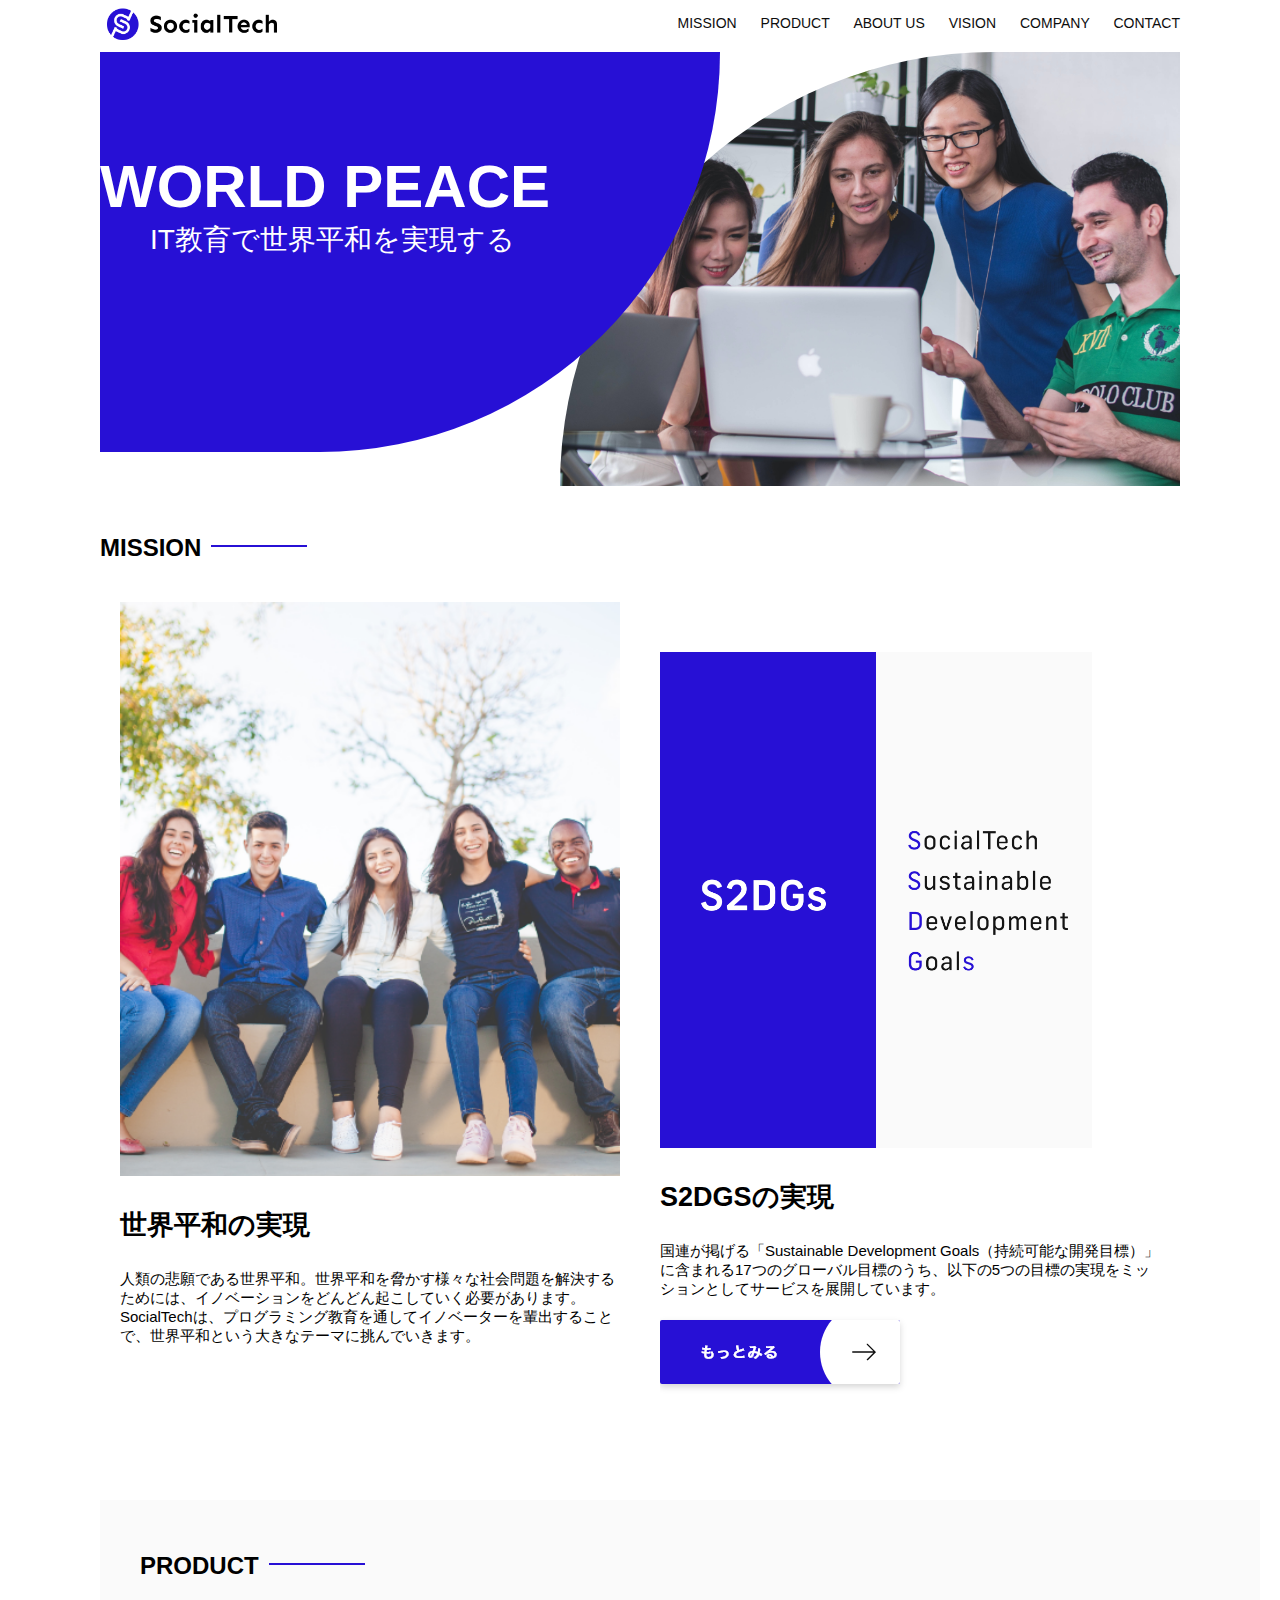
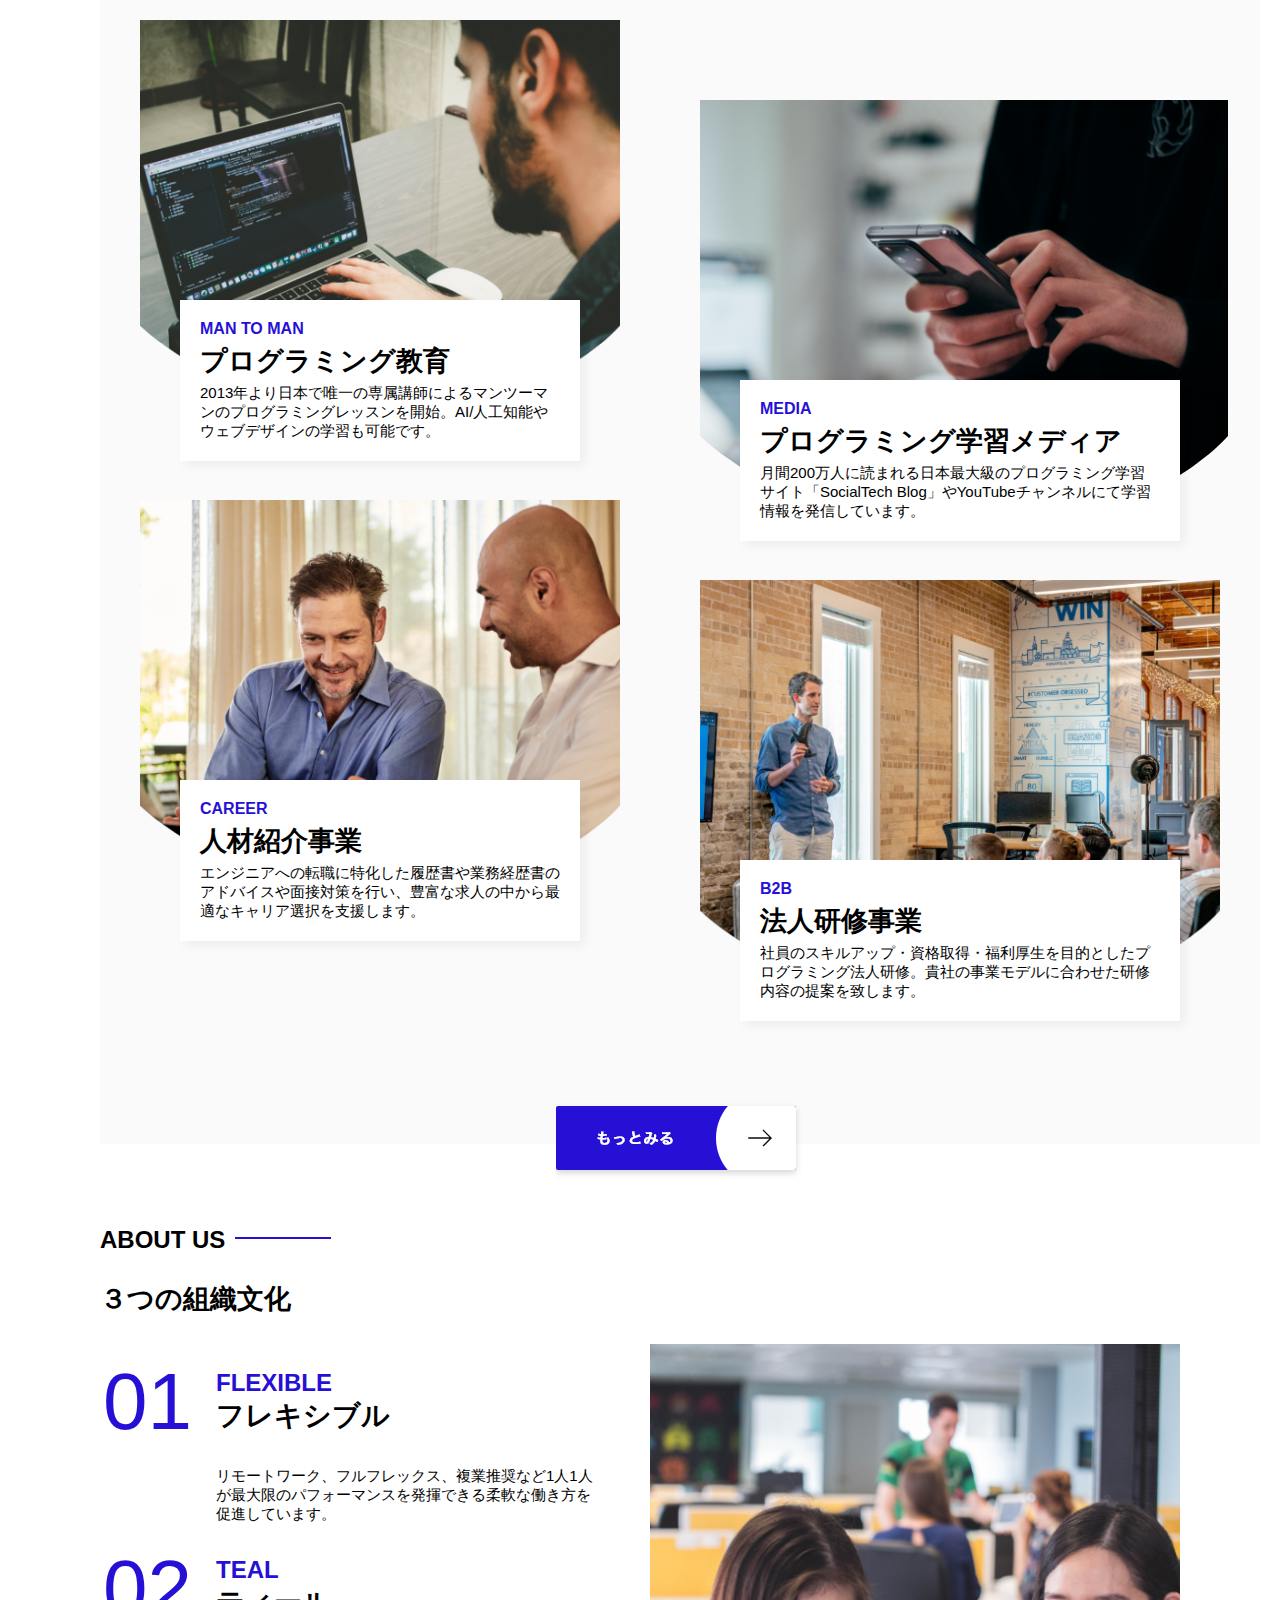
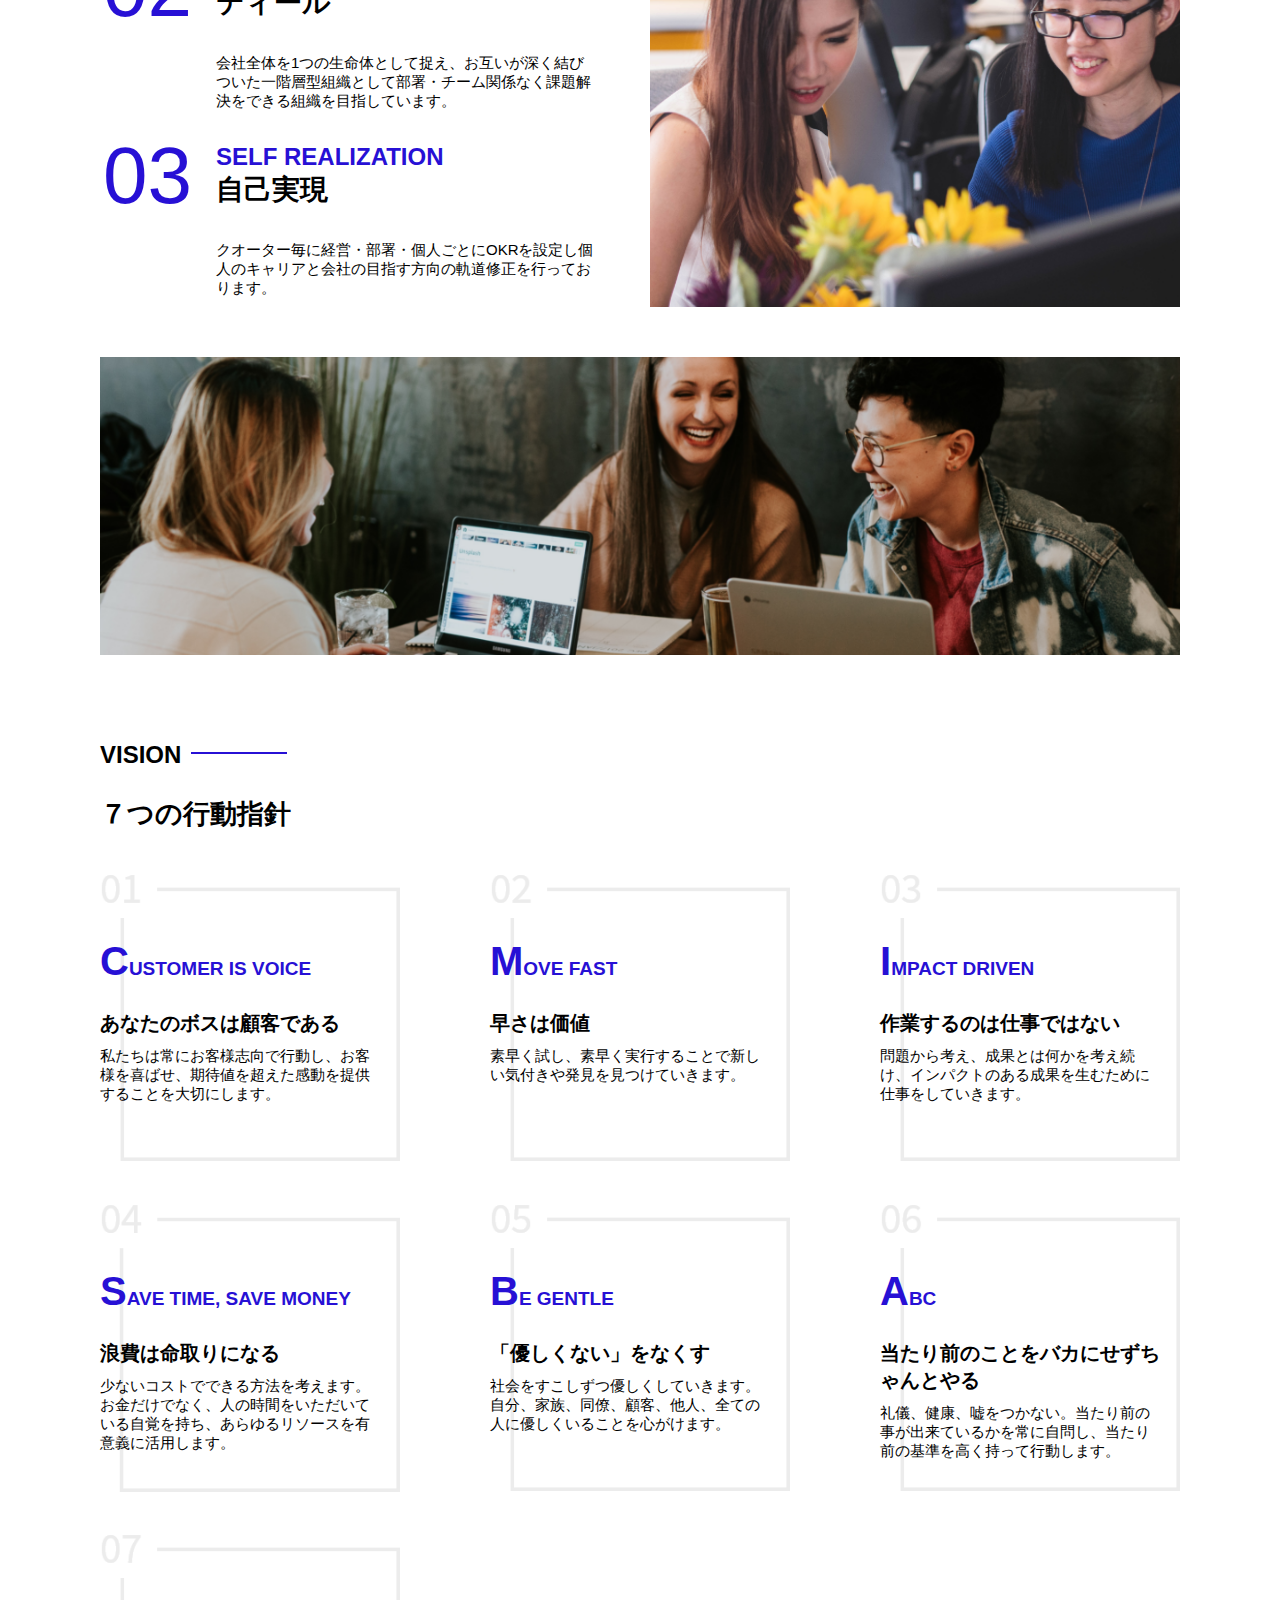
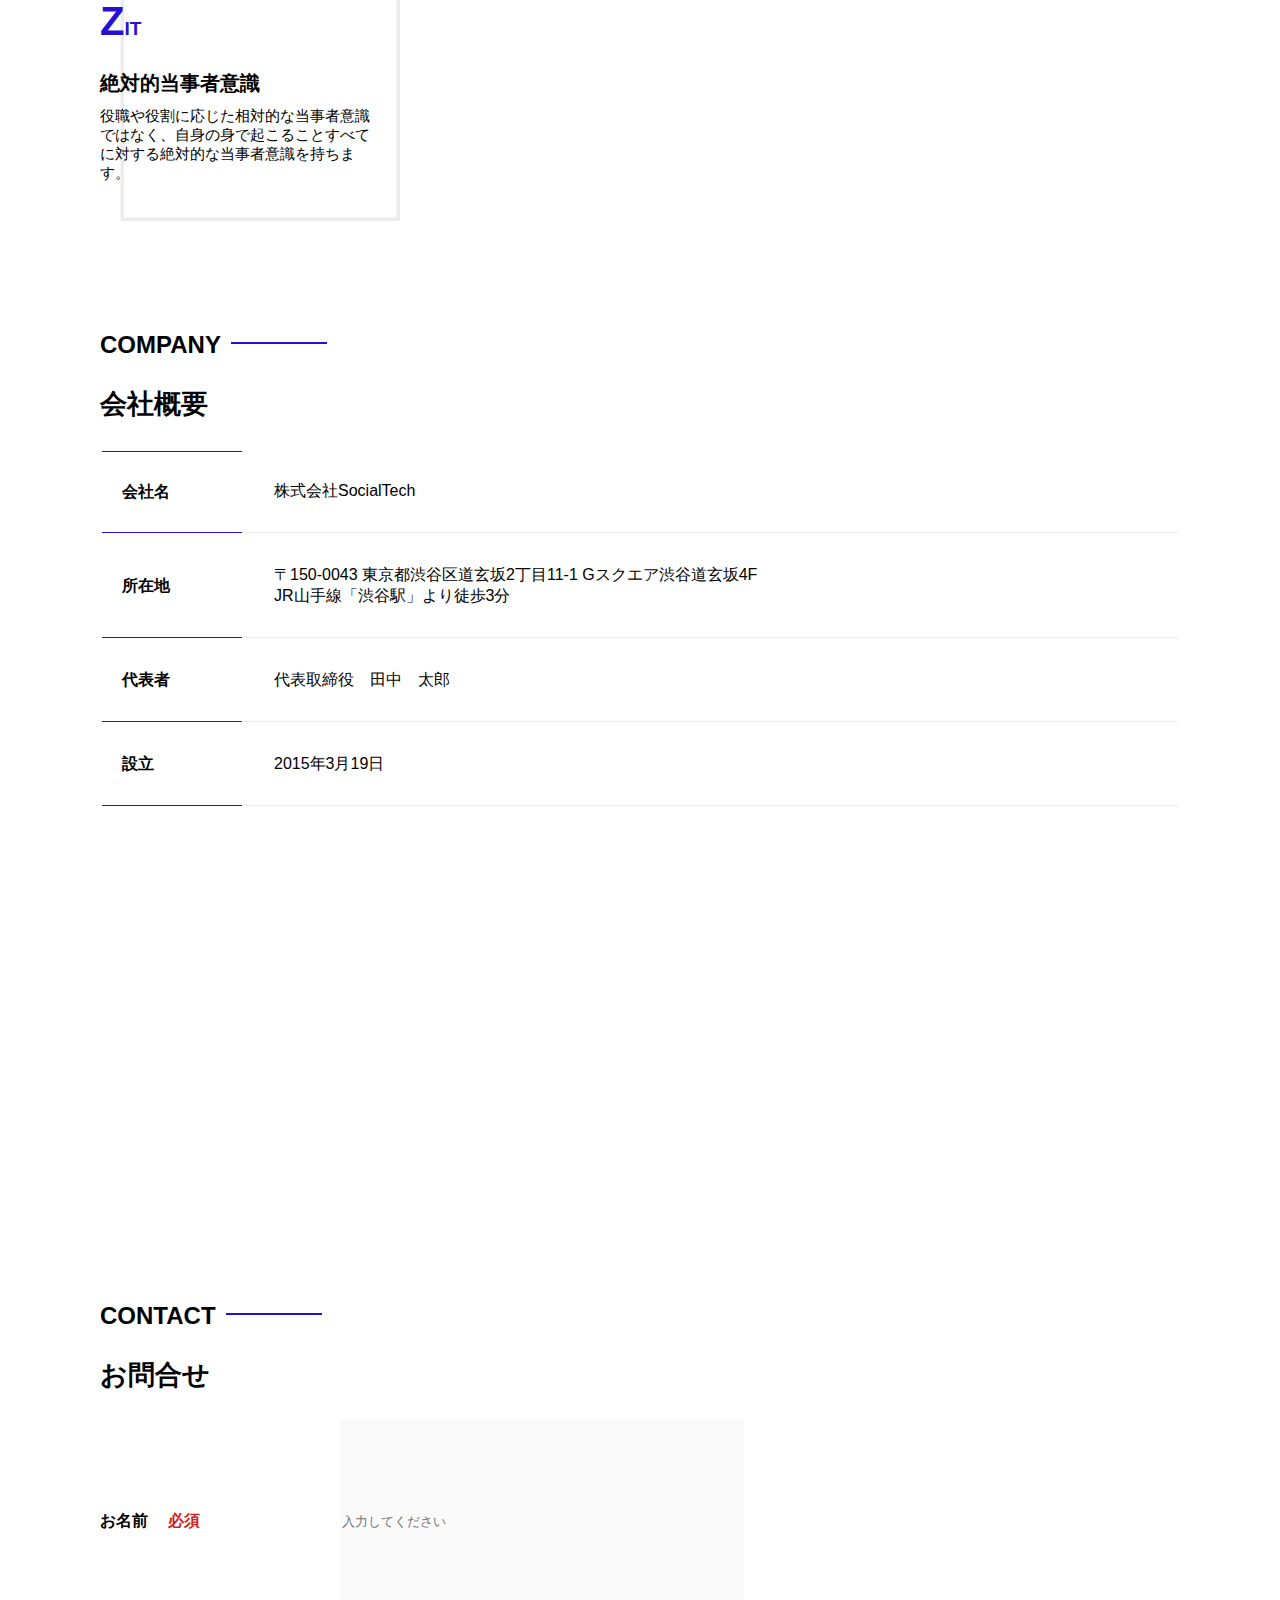
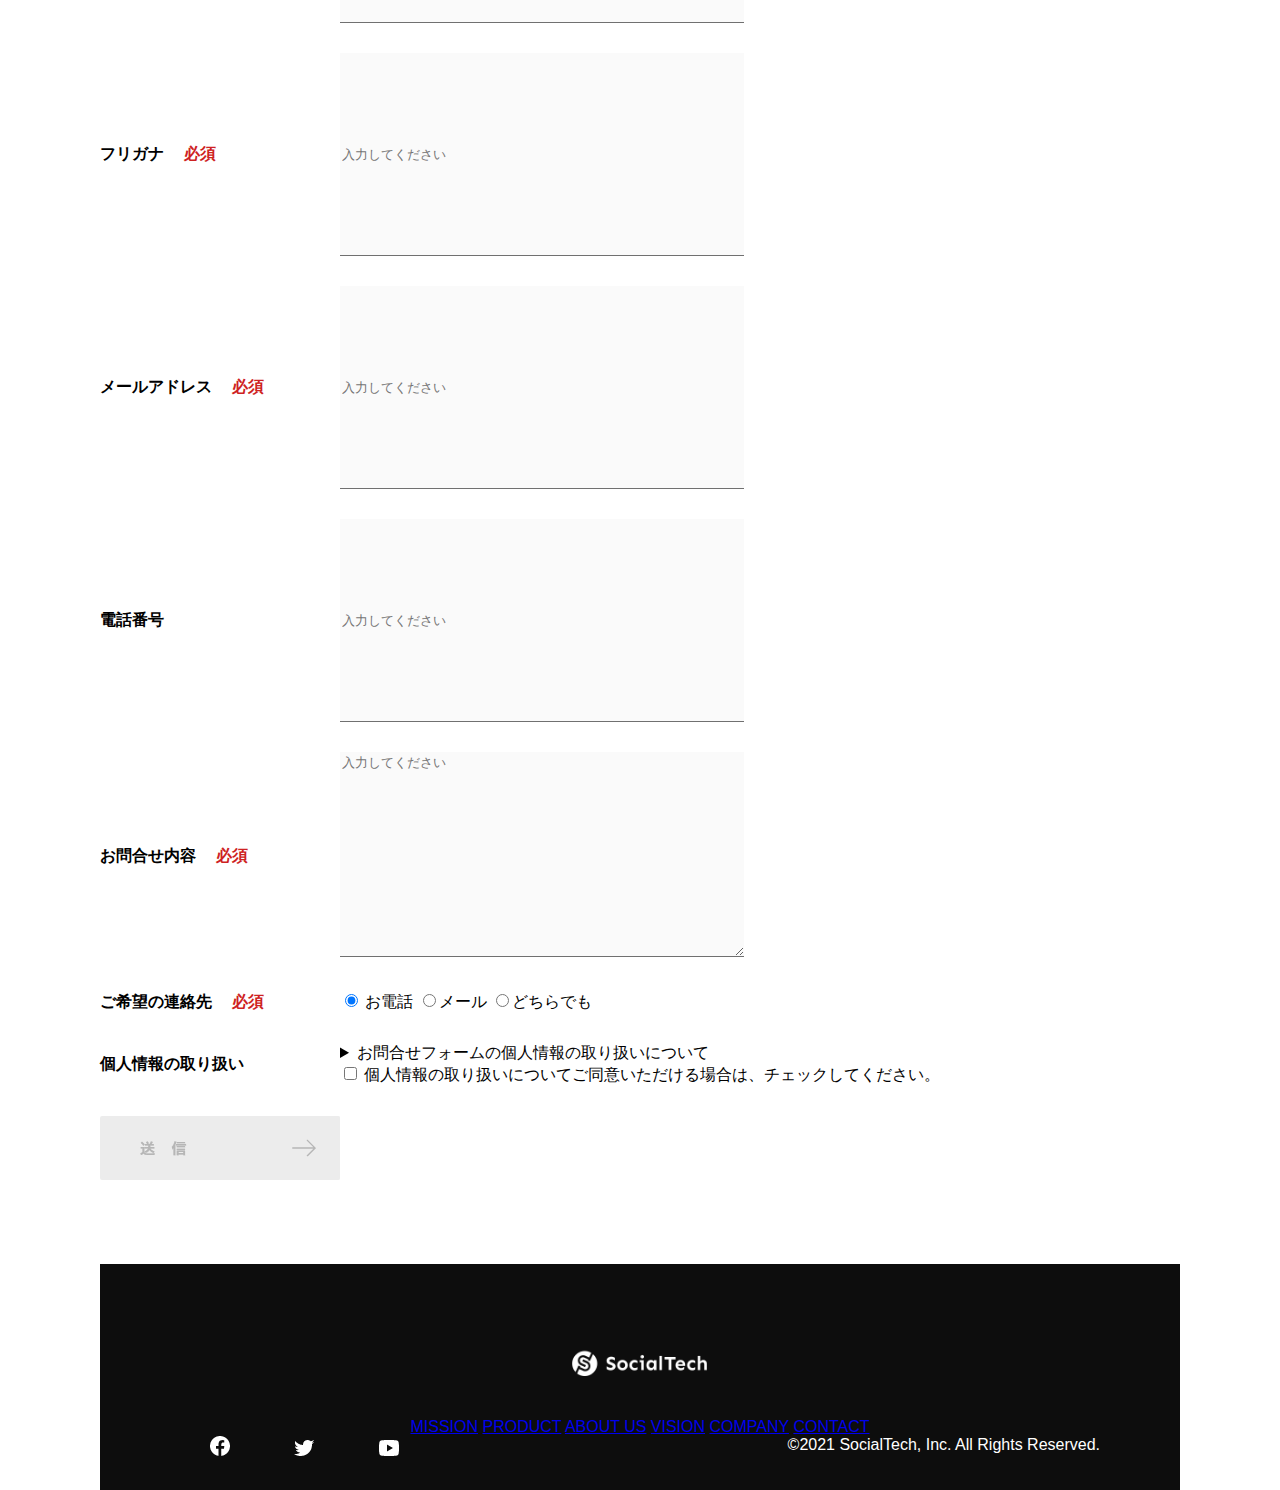
<file: index.html>
<!DOCTYPE html>
<html>
    <head>
        <title>socialtech</title>
        <meta charset="utf-8">
        <meta name="description" content="SocialTechはEdTech業界のリーディングカンパニーを目指します。">
        <meta name="viewport" content="width=device-width, inittial-scale=1.0">
        <link rel="stylesheet" href="style.css">
    </head>
    <style>
        img:not([alt]) {
          border: 10px solid red;
        }
      </style>
    <body>
        <!--ヘッダー-->
        <header>
            <!--ロゴ-->
            <a href="index.html" id="logo"><img src="images/logo.png" alt="トップページに戻る"></a>
            <!--PC用ナビゲーション-->
            <nav id="nav-pc">
                <a href="mission.html">MISSION</a>
                <a href="product.html">PRODUCT</a>
                <a href="index.html#aboutus">ABOUT US</a>
                <a href="vision.html#vision">VISION</a>
                <a href="index.html#company">COMPANY</a>
                <a href="index.html#cntact">CONTACT</a>
            </nav>
            <!--スマホ用メニューボタン-->
            <img id="menu-sp" src="images/button-menu.png" alt="ナビゲーションを開く"onclick="document.getElementById('nav-sp').style.display = 'block'">
            <!--スマホ用ナビゲーション-->
            <nav id="nav-sp">
                <img id="close" src="images/button-menu.png" alt="ナビゲーションを閉じる" onclick="document.getElementById('nav-sp').style.display = 'none'">
                <a id="logo-sp" href="index.html" onclick="document.getElementById('nav-sp').style.display = 'none'"><img src="images/logo-sp.png" alt="トップページに戻る"></a>
                <a class="menu" href="mission.html" onclick="document.getElementById('nav-sp').style.display = 'none'">MISSION</a>
                <a class="menu" href="product.html" onclick="document.getElementById('nav-sp').style.display = 'none'">PRODUCT</a>
                <a class="menu" href="index.html#aboutus" onclick="document.getElementById('nav-sp').style.display = 'none'">ABOUTUS</a>
                <a class="menu" href="index.html#vision"onclick="document.getElementById('nav-sp').style.display = 'none'">VISION</a>
                <a class="menu" href="index.html#company"onclick="document.getElementById('nav-sp').style.display = 'none'">COMPANY</a>
                <a class="menu" href="index.html#contact"onclick="document.getElementById('nav-sp').style.display = 'none'">CONTACT</a>
                <div id="sns">
                    <a href="https://www.facebook.com/sejuku2013"><img src="images/button-facebook.png" alt="Facebookのリンク"></a>
                    <a href="https://twitter.com/samuraijuku"><img src="images/button-twitter.png" alt="Twitterのリンク"></a>
                    <a href="https://www.youtube.com/channel/UCCFOQO5aDK0xXam4cUQXT8g"><img src="images/button-youtube.png" alt="YouTubeのリンク"></a>
                </div>
            </nav>
        </header>
        <main>
            <article>
                <!--メインビジュアル-->
                <section id="main-visual">
                    <div id="main-message">
                        <h1>WORLD PEACE</h1>
                        <p>IT教育で世界平和を実現する</p>
                    </div>
                    <img src="images/index/index-main.png" alt="PCの周りに集まる多国籍の仲間たち">
                </section>
                <!--ミッション-->
                <section id="mission">
                    <h2 class="index-h2">MISSION</h2>
                    <div id="mission-flex">
                    <div>
                        <img id="mission-photo" src="images/index/index-mission.png" alt="PCの周りに集まる多国籍の仲間たち">
                        <h3>世界平和の実現</h3>
                        <p>
                            人類の悲願である世界平和。世界平和を脅かす様々な社会問題を解決するためには、イノベーションをどんどん起こしていく必要があります。SocialTechは、プログラミング教育を通してイノベーターを輩出することで、世界平和という大きなテーマに挑んでいきます。
                        </p>
                    </div>
                    <div>
                        <img id="s2dgs" src="images/index/s2dgs.png" alt="S2DGS">
                        <h3>S2DGSの実現</h3>
                        <p>国連が掲げる「Sustainable Development Goals（持続可能な開発目標）」に含まれる17つのグローバル目標のうち、以下の5つの目標の実現をミッションとしてサービスを展開しています。</p>
                        <a href="mission.html">
                            <img src="images/button-more.png" alt="もっと見る">
                        </a>     
                    </div>
                    </div>
                </section>
                <!--プロダクト-->
                <section id="product">
                    <h2 class="index-h2">PRODUCT</h2>
                    <div>
                    <div id="product-left">
                        <div>
                            <img class="product-photo" src="images/index/index-mantoman.png" alt="PCでコードを書く男性">
                            <div class="product-explain">
                                <span>MAN TO MAN</span>
                                <h3>プログラミング教育</h3>
                                <p>2013年より日本で唯一の専属講師によるマンツーマンのプログラミングレッスンを開始。AI/人工知能やウェブデザインの学習も可能です。</p>
                            </div>
                        </div>
                        <div>
                            <img class="product-photo" src="images/index/index-career.png" alt="笑顔で話し合う２人の男性">
                            <div class="product-explain">
                                <span>CAREER</span>
                                <h3>人材紹介事業</h3>
                                <p>エンジニアへの転職に特化した履歴書や業務経歴書のアドバイスや面接対策を行い、豊富な求人の中から最適なキャリア選択を支援します。</p>
                            </div>
                        </div>
                    </div>
                    <div id="product-right">
                        <div>
                            <img class="produt-photo" src="images/index/index-media.png" alt="スマートフォンを操作する人">
                            <div class="product-explain">
                                <span>MEDIA</span>
                                <h3>プログラミング学習メディア</h3>
                                <p>月間200万人に読まれる日本最大級のプログラミング学習サイト「SocialTech Blog」やYouTubeチャンネルにて学習情報を発信しています。</p>
                            </div>
                        </div>
                        <div>
                            <img class="product-photo" src="images/index/index-b2b.png" alt="講演中の男性とそれを聴く人々">
                            <div class="product-explain">
                            <span>B2B</span>
                            <h3>法人研修事業</h3>
                            <p>社員のスキルアップ・資格取得・福利厚生を目的としたプログラミング法人研修。貴社の事業モデルに合わせた研修内容の提案を致します。</p>
                            </div>
                        </div>
                    </div>
                    </div>
                    <div>
                        <a id="product-more" href="product.html">
                            <img src="images/button-more.png" alt="もっとみる">
                        </a>
                    </div>
                </section>
                <!--ABOUT US-->
                <section id="aboutus"> 
                    <h2 class="index-h2">ABOUT US</h2>
                    <h3>３つの組織文化</h3>
                    <div>
                        <table class="culture-table">
                            <tr>
                                <td>
                                    <span class="culture-num">01</span>
                                </td>
                                <td>
                                    <span class="culture-en">FLEXIBLE</span>
                                    <span class="culture-jp">フレキシブル</span>
                                </td>
                            </tr>
                            <tr>
                                <td>
                                    <!--空のセル-->
                                </td>
                                <td>
                                    <p class="culture-description">
                                        リモートワーク、フルフレックス、複業推奨など1人1人が最大限のパフォーマンスを発揮できる柔軟な働き方を促進しています。
                                    </p>
                                </td>
                            </tr>
                            <tr>
                                <td>
                                    <span class="culture-num">02</span>
                                </td>
                                <td>
                                    <span class="culture-en">TEAL</span>
                                    <span class="culture-jp">ティール</span>
                                </td>
                            </tr>
                            <tr>
                                <td>
                                    <!--空のセル-->
                                </td>
                                <td>
                                    <p class="culture-description">
                                        会社全体を1つの生命体として捉え、お互いが深く結びついた一階層型組織として部署・チーム関係なく課題解決をできる組織を目指しています。
                                    </p>
                                </td>
                            </tr>
                            <tr>
                                <td>
                                    <span class="culture-num">03</span>
                                </td> 
                                <td>
                                    <span class="culture-en">SELF REALIZATION</span>
                                    <span class="culture-jp">自己実現</span>
                                </td>                           
                            </tr>
                            <tr>
                                <td>
                                    <!--空のセル-->
                                </td>
                                <td>
                                    <p class="culture-description">
                                        クオーター毎に経営・部署・個人ごとにOKRを設定し個人のキャリアと会社の目指す方向の軌道修正を行っております。
                                    </p>
                                </td>
                            </tr>
                        </table>
                        <img class="culture-img" src="images/index/index-aboutus1.png" alt="笑顔で笑い合う2人の女性">
                    </div>
                    <img class="culture-img2" src="images/index/index-aboutus2.png" alt="笑顔で笑い合う3人の男女">     
                </section>
                <!--VISION-->
                <section id="vision">
                    <h2 class="index-h2">VISION</h2>
                    <h3>７つの行動指針</h3>
                    <div>
                        <div class="vision-box">
                            <img src="images/index/vision-01.png" alt="01">
                            <span>
                                <h4>CUSTOMER IS VOICE</h4>
                                <h5>あなたのボスは顧客である</h5>
                                <p>私たちは常にお客様志向で行動し、お客様を喜ばせ、期待値を超えた感動を提供することを大切にします。</p>
                            </span>
                        </div>
                        <div class="vision-box">
                            <img src="images/index/vision-02.png" alt="02">
                            <span>
                                <h4>MOVE FAST</h4>
                                <h5>早さは価値</h5>
                                <p>素早く試し、素早く実行することで新しい気付きや発見を見つけていきます。</p>
                            </span>
                        </div>
                        <div class="vision-box">
                            <img src="images/index/vision-03.png" alt="03">
                            <span>
                                <h4>IMPACT DRIVEN</h4>
                                <h5>作業するのは仕事ではない</h5>
                                <p>問題から考え、成果とは何かを考え続け、インパクトのある成果を生むために仕事をしていきます。</p>
                            </span>
                        </div>
                        <div class="vision-box">
                            <img src="images/index/vision-04.png" alt="04">
                            <span>
                                <h4>SAVE TIME, SAVE MONEY</h4>
                                <h5>浪費は命取りになる</h5>
                                <p>少ないコストでできる方法を考えます。お金だけでなく、人の時間をいただいている自覚を持ち、あらゆるリソースを有意義に活用します。</p>
                            </span>
                        </div>
                        <div class="vision-box">
                            <img src="images/index/vision-05.png" alt="05">
                            <span>
                                <h4>BE GENTLE</h4>
                                <h5>「優しくない」をなくす</h5>
                                <p>社会をすこしずつ優しくしていきます。自分、家族、同僚、顧客、他人、全ての人に優しくいることを心がけます。</p>
                            </span>
                        </div>
                        <div class="vision-box">
                            <img src="images/index/vision-06.png" alt="06">
                            <span>
                                <h4>ABC</h4>
                                <h5>当たり前のことをバカにせずちゃんとやる</h5>
                                <p>礼儀、健康、嘘をつかない。当たり前の事が出来ているかを常に自問し、当たり前の基準を高く持って行動します。</p>
                            </span>
                        </div>
                        <div class="vision-box">
                            <img src="images/index/vision-07.png" alt="07">
                            <span>
                                <h4>ZIT</h4>
                                <h5>絶対的当事者意識</h5>
                                <p>役職や役割に応じた相対的な当事者意識ではなく、自身の身で起こることすべてに対する絶対的な当事者意識を持ちます。</p>
                            </span>
                        </div>
                    </div>
                </section>
                <!--COMPANY-->
                <section id="company">
                    <h2 class="index-h2">COMPANY</h2>
                    <h3>会社概要</h3>
                    <table id="company-table">
                        <tr>
                            <th class="tableheader-first">会社名</th>
                            <td class="cell-first">株式会社SocialTech</td>
                        </tr>
                        <tr>
                            <th class="tableheader">所在地</th>
                            <td class="cell">〒150-0043 東京都渋谷区道玄坂2丁目11-1 Gスクエア渋谷道玄坂4F<br>JR山手線「渋谷駅」より徒歩3分</td>
                        </tr>
                        <tr>
                            <th class="tableheader">代表者</th>
                            <td class="cell">代表取締役　田中　太郎</td>
                        </tr>
                        <tr>
                            <th class="tableheader">設立</th>
                            <td class="cell">2015年3月19日</td>
                        </tr>
                    </table>
                    <iframe 
                    src="https://www.google.com/maps/embed?pb=!1m18!1m12!1m3!1d3241.7759544892483!2d139.69399665123464!3d35.65789123876098!2m3!1f0!2f0!3f0!3m2!1i1024!2i768!4f13.1!3m3!1m2!1s0x60188caa0042e8d1%3A0xba130bea826a7aa2!2z44CSMTUwLTAwNDMg5p2x5Lqs6YO95riL6LC35Yy66YGT546E5Z2C77yS5LiB55uu77yR77yR4oiS77yR!5e0!3m2!1sja!2sjp!4v1636872991912!5m2!1sja!2sjp" 
                    style="border:0;" allowfullscreen="" loading="lazy">
                    </iframe>
                </section>
                <!--お問合せフォーム-->
                <section id="contact">
                    <h2 class="index-h2">CONTACT</h2>
                    <h3>お問合せ</h3>
                        <form action="https://api.staticforms.xyz/submit" method="post">
                            <input type="text" name="honeypot" style="display:none">
                            <!--STATIC FORMSのアクセスキー-->
                            <input type="hidden" name="accessKey" value="6b29ff9f-dbad-4705-8e0f-f17c27450759">
                            <!--メールのタイトル-->
                            <input type="hidden" name="subject" value="お問合せフォーム" />
                            <!--送信先のメールアドレスをvalueに設定する-->
                            <input type="hidden" name="replyTo" value="takahiro.funayama@gmail.com">
                            <!--redirectToのURLは公開後のURLへリンクする-->
                            <input type="hidden" name="redirectTo" value="https://example.com/contact/success">
                        <div>
                            <div class="contact-heading">
                                <label class="contact-label">お名前<span class="contact-span">必須</span></label>
                            </div>
                            <div class="contact-form">
                                <input type="text" name="name" placeholder="入力してください" class="contact-textbox">
                            </div>
                        </div>
                        <div>
                            <div class="contact-heading">
                                <label class="contact-label">フリガナ<span class="contact-span">必須</span></label>
                            </div>
                            <div>
                                <input type="text" name="hurigana" placeholder="入力してください" class="contact-textbox">
                            </div>
                        </div>
                        <div>
                            <div class="contact-heading">
                              <label class="contact-label">メールアドレス<span class="contact-span">必須</span></label>
                            </div>
                            <div>
                              <input type="text" name="email" placeholder="入力してください" class="contact-textbox">
                            </div>
                        </div>
                        <div>
                            <div class="contact-heading">
                              <label class="contact-label">電話番号</label>
                            </div>
                            <div>
                              <input type="text" name="tel" placeholder="入力してください" class="contact-textbox">
                            </div>
                        </div>
                        <div>
                            <div class="contact-heading">
                                <label class="contact-label">お問合せ内容<span class="contact-span">必須</span></label>
                            </div>
                            <div>
                                <textarea class="contact-textarea" placeholder="入力してください" name="message"></textarea>
                            </div>
                        </div>
                        <div>
                            <div class="contact-heading">
                                <label class="contact-label">ご希望の連絡先<span class="contact-span">必須</span></label>
                            </div>
                            <div>
                                <input class="radiobutton" type="radio" value="tel" name="contact" checked> <label>お電話</label>
                            <input class="radiobutton" type="radio" value="mail" name="contact"><label>メール</label>
                            <input class="radiobutton" type="radio" value="both" name="contact"><label>どちらでも</label>
                            </div>
                        </div>
                        <div>
                            <div class="contact-heading">
                                <label class="contact-label">個人情報の取り扱い</label>
                            </div>
                            <div>
                                <details>
                                    <summary>お問合せフォームの個人情報の取り扱いについて</summary>
                                    <div>
                                        <span>1.組織の名称又は氏名</span><br>
                                        株式会社SocialTech<br><br>
                                        <span>２．個人情報保護管理者（若しくはその代理人）の氏名又は職名、所属及び連絡先
                                        鈴木 一郎 コーポレート部</span><br>
                                        メールアドレス:support@socialtech.net<br>TEL:03-xxxx-xxxx<br>
                                        <span>３．個人情報の利用目的</span><br>
                                        ・本サービス及び本サービスに関連する情報の提供又はそれらに関する連絡のため<br>
                                        ・ユーザーの本人確認のため<br>
                                        ・当社サービスのご案内のため<br>
                                        ・当社の商品等の広告または宣伝（電子メールによるものを含むものとします。）<br><br>
                                        <span>４．個人情報の取り扱い業務の委託</span><br>
                                        個人情報の取扱業務の全部または一部を外部に業務委託する場合があります。<br>
                                        その際、弊社は、個人情報を適切に保護できる管理体制を敷き実行していることを条件として<br>
                                        委託先を厳選したうえで、機密保持契約を委託先と締結し、お客様の個人情報を厳密に管理させます。<br><br>
                                        <span>５．個人情報の開示等の請求</span><br>
                                        お客様は、弊社に対してご自身の個人情報の開示等（利用目的の通知、開示、内容の訂正・追加・削除、利用の停止または消去、第三者への提供の停止）に関して、当社問合わせ窓口に申し出ることができます。<br>
                                        その際、弊社はお客様ご本人を確認させていただいたうえで、合理的な期間内に対応いたします。<br><br>
                                        なお、個人情報に関する弊社問合わせ先は、次の通りです。<br><br>
                                        株式会社SocialTech 個人情報問合せ窓口<br>
                                        〒150-0043 東京都渋谷区道玄坂2丁目11-1 Ｇスクエア渋谷道玄坂 4F<br>
                                        メールアドレス１:support@socialtech.net TEL:03-xxxx-xxxx<br><br>
                                        <span>６．個人情報を提供されることの任意性について</span><br><br>
                                        お客様がご自身の個人情報を弊社に提供されるか否かは、お客様のご判断によりますが、もしご提供されない場合には、適切なサービスが提供できない場合がありますので予めご了承ください。
                                    </div>
                                </details>
                                <input type="checkbox" name="agree">
                                <span>個人情報の取り扱いについてご同意いただける場合は、チェックしてください。</span>
                            </div>
                        </div>
                        <input type="image" value="submit" src="images/button-submit.png" alt="送信する">
                    </form>
                </section>
            </article>
            <footer>
                <div id="footer-logo">
                    <img src="images/logo-sp.png" alt="SocialTech">
                </div>
                <div id="footer-link">
                    <a href="mission.html">MISSION</a>
                    <a href="product.html">PRODUCT</a>
                    <a href="index.html#aboutus">ABOUT US</a>
                    <a href="indexhtml#vision">VISION</a>
                    <a href="index.html#comapny">COMPANY</a>
                    <a href="index.html#contact">CONTACT</a>
                </div>
                <div id="sns-footer">
                    <a href="https://www.facebook.com/sejuku2013"><img src="images/button-facebook.png" alt="Facebookのリンク"></a>
                    <a href="https://twitter.com/samuraijuku"><img src="images/button-twitter.png" alt="Twitterのリンク"></a>
                    <a href="https://www.youtube.com/channel/UCCFOQO5aDK0xXam4cUQXT8g"><img src="images/button-youtube.png" alt="YouTubeのリンク"></a>
                    <span id="copyright">&copy;2021 SocialTech, Inc. All Rights Reserved.</span>
                </div>
             </footer>
        </main>
    </body>
</html>
</file>
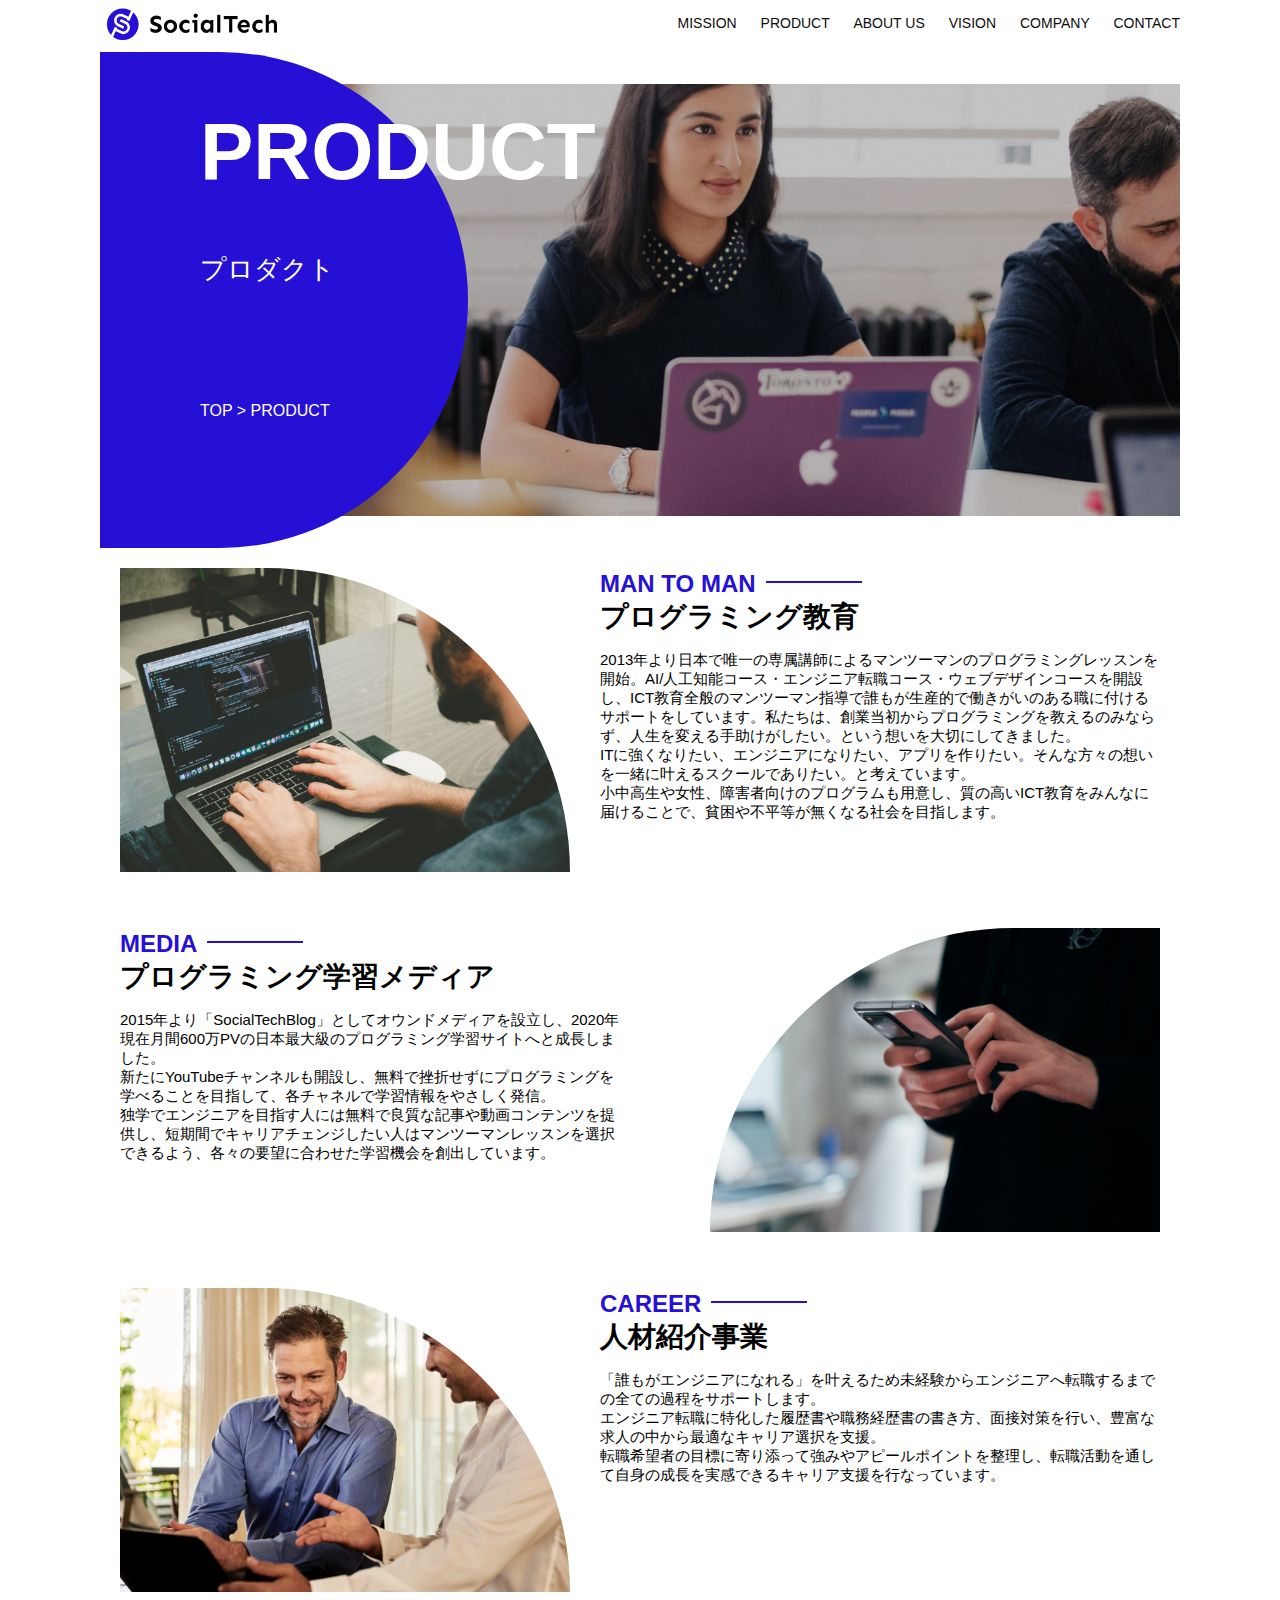
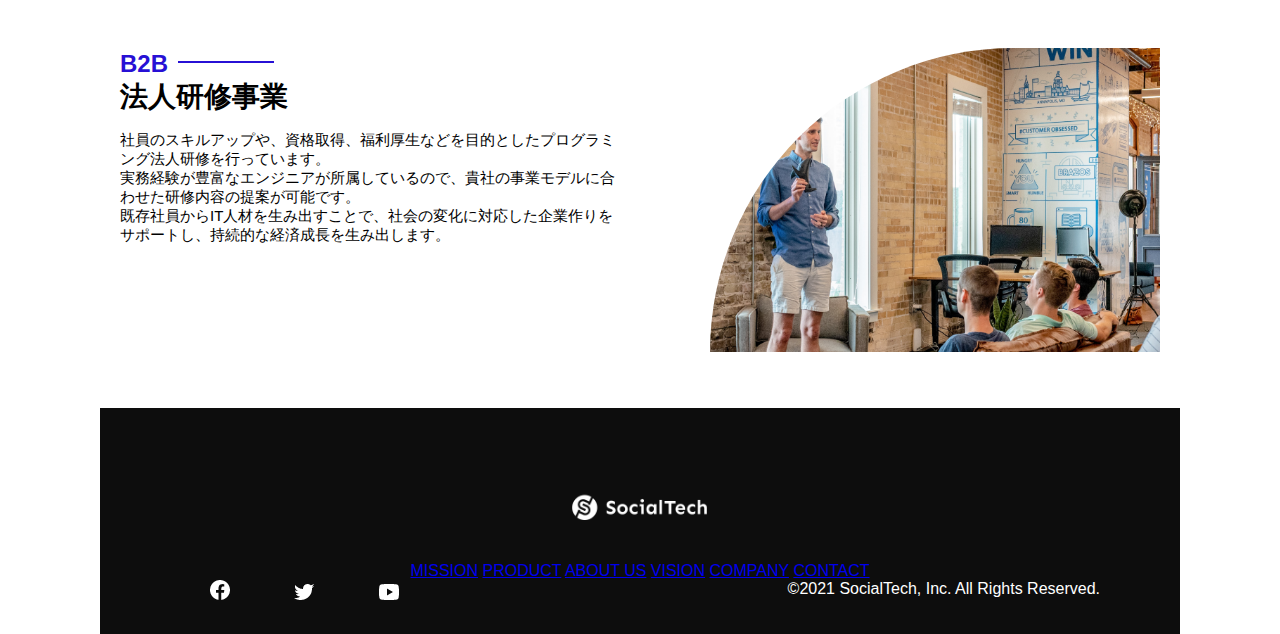
<file: product.html>
<!DOCTYPE html>
<html>
    <head>
        <title>SocialTech -PRODUCT --プロダクト--</title>
        <meta charset="utf-8">
        <meta name="description" content="SocialTech4つのプロダクトを紹介します">
        <meta name="viewpoint" content="width-device-width, initial-scale=1.0">
        <link rel="stylesheet" href="style.css">
    </head>
    <body>
        <!--ヘッダー-->
        <header>
            <!--ロゴ-->
            <a href="index.html" id="logo"><img src="images/logo.png" alt="トップページに戻る"></a>
        <!--PC用ナビゲーション-->
        <nav id="nav-pc">
            <a href="mission.html">MISSION</a>
            <a href="product.html">PRODUCT</a>
            <a href="index.html#aboutus">ABOUT US</a>
            <a href="index.html#vision">VISION</a>
            <a href="index.html#company">COMPANY</a>
            <a href="index.html#conatact">CONTACT</a>
        </nav>
        <!--スマホ用メニューボタン-->
        <img id="menu-sp" src="images/button-menu.png" alt="ナビゲーションを開く" onclick="document.getElementById('nav-sp').style.display = 'block'">
        <!--スマホ用ナビゲーション-->
        <nav id="nav-sp">
            <img id="close" src="images/button-close.png" alt="ナビゲーションを閉じる" onclick="document.getElementById('nav-sp').style.display = 'none'">
            <a id="logo-sp" href="index.html" onclick="document.getElementById('nav-sp').style.display = 'none'"><img src="images/logo-sp.png" alt="トップページに戻る"></a>
            <a class="menu" href="mission.html" onclick="document.getElementById('nav-sp').style.display = 'none'">MISSION</a>
            <a class="menu" href="product.html" onclick="document.getElementById('nav-sp').style.display = 'none'">PRODUCT</a>
            <a class="menu" href="index.html#aboutus" onclick="document.getElementById('nav-sp').style.display = 'none'">ABOUT US</a>
            <a class="menu" href="index.html#vision" onclick="document.getElementById('nav-sp').style.display = 'none'">VISION</a>
            <a class="menu" href="index.html#company" onclick="document.getElementById('nav-sp').style.display = 'none'">COMPANY</a>
            <a class="menu" href="index.html#contact" onclick="document.getElementById('nav-sp').style.display = 'none'">CONTACT</a>
            <div id="sns">
              <a href="https://www.facebook.com/sejuku2013"><img src="images/button-facebook.png" alt="Facebookのリンク"></a>
              <a href="https://twitter.com/samuraijuku"><img src="images/button-twitter.png" alt="Twitterのリンク"></a>
              <a href="https://www.youtube.com/channel/UCCFOQO5aDK0xXam4cUQXT8g"><img src="images/button-youtube.png" alt="YouTubeのリンク"></a>
            </div>
        </nav>
        </header>
        <main>
            <article>
                <section id="product-main">
                    <div id="product-title">
                        <h1>PRODUCT</h1>
                        <span>プロダクト</span>
                        <div>TOP > PRODUCT</div>
                    </div>
                </section>
                <section class="product-section1">
                    <img src="images/product/product-mantoman.png" alt="PCでコードを書く男性">
                    <div>
                      <h2 class="product-h2">MAN TO MAN</h2>
                      <h3 class="product-h3">プログラミング教育</h3>
                      <p>2013年より日本で唯一の専属講師によるマンツーマンのプログラミングレッスンを開始。AI/人工知能コース・エンジニア転職コース・ウェブデザインコースを開設し、ICT教育全般のマンツーマン指導で誰もが生産的で働きがいのある職に付けるサポートをしています。私たちは、創業当初からプログラミングを教えるのみならず、人生を変える手助けがしたい。という想いを大切にしてきました。<br>ITに強くなりたい、エンジニアになりたい、アプリを作りたい。そんな方々の想いを一緒に叶えるスクールでありたい。と考えています。<br>小中高生や女性、障害者向けのプログラムも用意し、質の高いICT教育をみんなに届けることで、貧困や不平等が無くなる社会を目指します。</p>
                    </div>
                  </section>
                  <section class="product-section2">
                    <div>
                      <h2 class="product-h2">MEDIA</h2>
                      <h3 class="product-h3">プログラミング学習メディア</h3>
                      <p>2015年より「SocialTechBlog」としてオウンドメディアを設立し、2020年現在月間600万PVの日本最大級のプログラミング学習サイトへと成長しました。<br>新たにYouTubeチャンネルも開設し、無料で挫折せずにプログラミングを学べることを目指して、各チャネルで学習情報をやさしく発信。<br>独学でエンジニアを目指す人には無料で良質な記事や動画コンテンツを提供し、短期間でキャリアチェンジしたい人はマンツーマンレッスンを選択できるよう、各々の要望に合わせた学習機会を創出しています。</p>
                    </div>
                    <img src="images/product/product-media.png" alt="スマートフォンを操作する人">
                  </section>
                  <section class="product-section1">
                    <img src="images/product/product-career.png" alt="笑顔で話し合う2人の男性">
                    <div>
                      <h2 class="product-h2">CAREER</h2>
                      <h3 class="product-h3">人材紹介事業</h3>
                      <p>「誰もがエンジニアになれる」を叶えるため未経験からエンジニアへ転職するまでの全ての過程をサポートします。<br>エンジニア転職に特化した履歴書や職務経歴書の書き方、面接対策を行い、豊富な求人の中から最適なキャリア選択を支援。<br>転職希望者の目標に寄り添って強みやアピールポイントを整理し、転職活動を通して自身の成長を実感できるキャリア支援を行なっています。<br></p>
                    </div>
                  </section>
                  <section class="product-section2">
                    <div>
                      <h2 class="product-h2">B2B</h2>
                      <h3 class="product-h3">法人研修事業</h3>
                      <p>社員のスキルアップや、資格取得、福利厚生などを目的としたプログラミング法人研修を行っています。<br>実務経験が豊富なエンジニアが所属しているので、貴社の事業モデルに合わせた研修内容の提案が可能です。<br>既存社員からIT人材を生み出すことで、社会の変化に対応した企業作りをサポートし、持続的な経済成長を生み出します。</p>
                    </div>
                    <img src="images/product/product-b2b.png" alt="講演中の男性とそれを聴く人々">
                  </section>
            </article>
            <footer>
                <div id="footer-logo">
                    <img src="images/logo-sp.png" alt="SocialTech">
                </div>
                <div id="footer-link">
                    <a href="mission.html">MISSION</a>
                    <a href="product.html">PRODUCT</a>
                    <a href="index.html#aboutus">ABOUT US</a>
                    <a href="index.html#vision">VISION</a>
                    <a href="index.html#company">COMPANY</a>
                    <a href="index.html#contact">CONTACT</a>
                  </div>
                  <div id="sns-footer">
                    <a href="https://www.facebook.com/sejuku2013"><img src="images/button-facebook.png" alt="Facebookのリンク"></a>
                    <a href="https://twitter.com/samuraijuku"><img src="images/button-twitter.png" alt="Twitterのリンク"></a>
                    <a href="https://www.youtube.com/channel/UCCFOQO5aDK0xXam4cUQXT8g"><img src="images/button-youtube.png" alt="YouTubeのリンク"></a>
                    <span id="copyright">&copy;2021 SocialTech, Inc. All Rights Reserved. </span>
                  </div>
            </footer>
        </main>
    </body>
</html>
</file>
<file: style.css>
/* PC、スマホ共通スタイル*/
body{
    font-family: "Source Sans Pro", "Hiragino Kaku Gothic ProN", 'meiryo', Arial, sans-serif;
}
p{
    font-size: 15px;
}
/*=====PC用のスタイル=====*/
/*横幅設定*/
@media screen and (min-width:768px) {
body{
    max-width: 1080px;
    min-width: 960px;
    margin: 0 auto 0 auto;
}

/*　ヘッダー　*/
header{
    display: flex;
    justify-content: space-between;
}

/*　ナビゲーションのレイアウト*/
#nav-pc{
    text-align: right;
    font-size: 14px;
    padding-top: 15px;
}

/*ナビゲーションのリンクの装飾設定*/
#nav-pc > a{
    text-decoration: none;
    margin-left: 20px;
}
#nav-pc > a:link {
    color: #0d0d0d;
}
#nav-pc > a:visited {
    color: #0d0d0d;
}
#nav-pc > a:hover {
    color: #0d0d0d;
    text-decoration: underline;
}
#nav-pc > a:active {
    color: #0d0d0d;
}
/*スマホ用ナビを非表示*/
#nav-sp,#menu-sp{
    display: none;
}
/*メインビジュアル*/
#main-visual{
    position: relative;
    height: 400px;
}

#main-message{
    position: absolute;
    top: 0;
    left: 0;
    background-color: #2710d5;
    color: #ffffff;
    border-radius: 0 0 476px 0;
    max-width: 620px;
    height: 100%;
    width: 100%;
    z-index: 11;
}
#main-message > h1{
    font-size: 60px;
    font-weight: bold;
    margin: 100px 0 0 0;
}
#main-message > p{
    font-size: 28px;
    margin: 0 0 0 50px;
}
#main-visual > img{
    max-width: 620px;
    border-radius: 476px 0 0 0;
    position: absolute;
    top: 0;
    right: 0;
    z-index: 10;
}

/*見出し*/
h2{
    margin-top: 40px;
}
h2::after{
    content: url("images/line.png");
    margin-left: 10px;
}
h3{
    font-size: 27px;
}
/*ミッション*/
#mission{
    margin: 80px auto 80px auto;
    width: 100%;
}
#mission-flex{
    width: 100%;
    display: flex;
}
#mission-flex > div{
    width: 50%;
    margin: 20px;
}
#mission-photo{
    width: 100%;
}
#s2dgs{
    margin: 50px 0 0 0; 
}
/* プロダクト */
#product {
    background-color: #fafafa;
    width: 100%;
    margin: 80px 0 80px 0;
    padding: 10px 40px 0px 40px;
}

/* 外枠 */
#product > div {
    margin-top: 40px;
    display: flex;
}

/* 左のカラム */
#product-left {
    width: 50%;
    margin-right: 20px;
}

/* 右のカラム */
#product-right {
    width: 50%;
    margin-left: 20px;
    margin-top: 80px;
}

/* 画像＋説明の枠 */
#product-left > div {
    position: relative;
    height: 480px;
    margin-right: 20px;
}
#product-right > div {
    position: relative;
    height: 480px;
    margin-left: 20px;
}
/* 画像*/
.product-photo {
    width: 100%;
}
/*説明文の枠*/
.product-explain{
    background-color: #ffffff;
    position: absolute;
    left: 0px;
    top: 280px;
    margin: 0px 40px 0px 40px;
    padding: 20px;
    box-shadow: 5px 5px 10px rgba(0, 0, 0, 0.05);
}
/*説明文の英語*/
.product-explain > span{
    color: #2710d5;
    font-weight: bold;
    font-size: 16px;
    margin: 0;
}
/*説明文の見出し*/
.product-explain > h3{
    margin: 5px 0px 5px 0px;
}
/*説明文*/
.product-explain > p{
    margin: 0;
}

/*もっとみるボタン*/
#product-more {
    margin: 0 auto -42px auto;
}
/* ABOUT US */
#aboutus{
    margin: 80px auto 80px auto;
}

/*３つの組織文化と画像を入れる枠*/
#aboutus > div{
    display: flex;
}

/*画像*/
.culture-img{
    width: 100%;
    align-self: flex-start;
}
.culture-img2{
    margin-top: 50px;
    width: 100%;
}
/*表全体*/
.culture-table{
    max-width: 500px;
    margin-right: 50px;
}
/*番号*/
.culture-num{
    font-size: 80px;
    color: #2710d5;
    margin-right: 20px;
}

/*組織文化英語*/
.culture-en{
    color: #2710d5;
    font-weight: bold;
    font-size: 24px;
    display: block;
}

/*組織文化日本語*/
.culture-jp{
    font-size: 28px;
    font-weight: bold;
}

/*組織文化説明文*/
.culture-description{
    margin: 0;
}
/*ビジョン*/
#vision{
    margin: 80px auto 80px auto;
}

/*セクション内の内枠*/
#vision > div{
    width: 100%;
    display: flex;
    justify-content: space-between;
    flex-wrap: wrap; 
}

/*７つの行動指針の枠*/
.vision-box{
    width: 300px;
    height: 300px;
    margin-bottom: 30px;
    position: relative;
}
.vision-box > img{
    width: 100%;
    height: auto;
    position: absolute;
    top: 0;
    left: 0;
    z-index: 30;
}
.vision-box > span{
    position: absolute;
    top: 0;
    left: 0;
    z-index: 31;
    margin-right: 20px;
}
.vision-box > span > h4{
    color: #2710d5;
    font-size: 19px;
    margin-top: 80px;
}
.vision-box > span > h4::first-letter{
    font-size: 40px;
}
.vision-box > span >h5{
    font-size: 20px;
    margin: 0 0 0 0;
}
.vision-box > span > p{
    margin-top: 10px;
}
/* 会社概要*/
#company{
    margin: 80px auto 80px auto;
}
#company-table{
    width: 100%;
}
.tableheader{
    text-align: left;
    padding: 20px;
    border-bottom-color: #2710d5;
    border-bottom-width: 1px;
    border-bottom-style: solid;
    width: 100px;
}
.tableheader-first{
    text-align: left;
    padding: 20px;
    border-bottom-color: #2710d5;
    border-bottom-width: 1px;
    border-bottom-style: solid;
    border-top-color: #2710d5;
    border-top-width: 1px;
    border-top-style: solid;
    width: 100px;
}
.cell{
    padding: 30px;
    border-bottom-color: #ececec;
    border-bottom-width: 1px;
    border-bottom-style: solid;
}
.cell-first{
    padding: 30px;
    border-bottom-color: #ececec;
    border-bottom-width: 1px;
    border-bottom-style: solid;
    border-top-color: #ececec;
    border-top-width: 1px;
    border-bottom-style: solid;
}
#company > iframe{
    width: 100%;
    height: 368px;
    margin-top: 40px;
}
/*お問合せ*/
#contact{
    margin: 80px auto 80px auto;
}
/*外枠*/
#contact > form > div{
    display: flex;
    flex-direction: row;
    flex-wrap: wrap;
    padding-bottom: 30px;
}
/*左列の見出し*/
.contact-heading{
    width: 240px;
    align-self: center;
}
/*見出しのラベル*/
.contact-label{
    font-weight: bold;
}
/*必須*/
.contact-span{
    color: #ce2222;
    margin: 20px;
    font-weight: bold;
}
/*テキストボックス*/
.contact-textbox{
    border-top: 0;
    border-left: 0;
    border-right: 0;
    border-bottom-width: 1px;
    border-bottom-color: #707070;
    border-bottom-style: solid;
    background-color: #fafafa;
    width: 400px;
    height: 200px;
}

/*お問合せ内容のテキストエリア*/
.contact-textarea{
    border-top: 0;
    border-left: 0;
    border-right: 0;
    border-bottom-width: 1px;
    border-bottom-color: #707070;
    border-bottom-style: solid;
    background-color: #fafafa;
    width: 400px;
    height: 200px;
}

/*個人情報の取り扱い*/
details{
    width: 700px;
}
details > div{
    background-color: #fafafa;
    padding: 20px;
}
details > div > span{
    font-weight: bold;
}
/*フッター*/
footer{
    background-color: #0d0d0d;
    text-align: center;
    padding: 80px 80px 30px 80px;
}
#footer-logo{
    margin-bottom: 30px;
}
#sns-footer{
    text-align: left;
    width: 100%;
}
#sns-footer > a{
    margin: 30px;
}
#copyright{
    color: #ffffff;
    float: right;
}
/*＝＝＝＝＝mission.html用スタイル＝＝＝＝＝*/
/*ミッションのメインビジュアル*/
#mission-main{
    height: 496px;
    width: 100%;
    background-image: url("images/mission/mission-main.png");
    background-repeat: no-repeat;
    background-position-y: center;
}
#mission-title{
    background-color: #2710d5;
    width: 368px;
    color: #ffffff;
    height: 496px;
    border-radius: 0 248px 248px 0;
    position: relative;
}
#mission title >h1{
    position: absolute;
    top: 0;
    left: 100px;
    font-size: 80px;
}
#mission-title > span{
    position: absolute;
    top: 200px;
    left: 100px;
    font-size: 26px;
}
#mission-title > div{
    position: absolute;
    top: 350px;
    left: 100px;
    font-size: 16px;
}
#mission-s2dgs{
    width: 100%;
    margin: 20px;
}
.mission-h2{
    color: #2710d5;
    font-size: 40px;
}
.mission-h2::after{
    content: none;
}
#mission-5goals{
    margin: 20px;
    display: flex;
}
#mission-5goals > div{
    flex-grow: 1;
    padding: 20px;
}
#mission-5goals> div >div{
    margin-bottom: 40px;
}
.fivegoals-image-right{
    float: right;
    margin: 20px;
}
.fivegoals-image-left{
    float: left;
    margin: 20px;
}
.fivegoals-number{
    color: #2710d5;
    font-size: 48px;
    margin: 0;
}
.fivegoals-h3{
    font-size: 28px;
    margin: 0;
}
.fivegoals-p{
    margin: 0;
}
/*===プロダクトページ===*/
#product-main{
    height: 496px;
    width: 100%;
    background-image: url(images/product/product-main.png);
    background-repeat: no-repeat;
    background-position-y: center;
}
#product-title{
    background-color: #2710d5;
    width: 368px;
    height: 496px;
    color: #ffffff;
    border-radius: 0 248px 248px 0;
    position: relative;
}
#product-title > h1{
    position: absolute;
    top: 0;
    left: 100px;
    font-size: 80px;
}
#product-title > span{
    position: absolute;
    top: 200px;
    left: 100px;
    font-size: 26px;
}
#product-title > div{
    position: absolute;
    top: 350px;
    left: 100px;
    font-size: 16px;
}
/*セクション1*/
.product-section1{
    position: relative;
    margin: 20px;
    height: 340px;
}
.product-section1 >img{
    position: absolute;
    top: 0;
    left: 0;
    width: 450px;
    margin-right: 40px;
    margin-bottom: 30px;
    border-radius: 0 432px 0 0;
}
.product-section1 > div{
    position: absolute;
    top: 0;
    left: 480px;
}
/*セクション2*/
.product-section2{
    position: relative;
    margin: 20px;
    height: 340px;
}
.product-section2 > img{
    position: absolute;
    top: 0;
    right: 0;
    width: 450px;
    margin-left: 40px;
    margin-bottom: 30px;
    border-radius: 432px 0 0 0;
}
.product-section2 > div{
    width: 500px;
    position: absolute;
    top: 0;
    left: 0;
}
.product-h2{
    color: #2710d5;
    font-size: 24px;
    margin: 0;
}
.product-h3{
    font-size: 28px;
    margin: 0;
}
}

/*====スマートフォン用のスタイル====*/
@media screen and (max-width: 767px){
    body{
    min-width: 375px;
    margin: 0;
}

/*PC用ナビゲーション非表示*/
#nav-pc{
    display: none;
}

/*ハンバーガーメニュー*/
#menu-sp{
    float: right;
    padding: 0;
}
/*スマホ用ナビゲーションの表示切替*/
/*初期状態、レイアウトと非表示の設定*/
#nav-sp{
    background-color: #2710d5;
    position: absolute;
    left: 0;
    top: 0;
    width: 100%;
    height: 100%;
    display: none;
    z-index: 100;
}
/*　xボタン　*/
#close{
    position: absolute;
    top: 20px;
    right: 20px;
}
/*ナビゲーションメニュー用ロゴ*/
#logo-sp{
    margin: 80px 0px 30px 20px;
}
/*ナビゲーションのリンクの装飾設定*/
#nav-sp > a{
    display: block;
}
#nav-sp > a:link{
    color: #ffffff;
}
#nav-sp > a:visited{
    color: #ffffff;
}
#nav-sp > a:hover{
    color: #ffffff;
    text-decoration: underline;
}
#nav-sp > a:active{
    color: #ffffff;
}
#nav-sp > .menu{
    text-decoration: none;
    display: block;
    margin: 0px 20px 0px 20px;
    height: 44px;
    font-size: 16px;
    background-image: url("images/arrow.png");
    background-repeat: no-repeat;
    background-position: right top;
}
#sns{
    position: absolute;
    bottom: 20px;
    left: 20px;
}
#sns > a{
    margin-right: 30px;
}
/*メインビジュアル*/
#main-visual{
    position: relative;
    height: 470px;
    width: 100%;
    overflow: hidden;
}
#main-visual > div{
    position: absolute;
    top: 0;
    left: 0;
    background-color: #2710d5;
    color: white;
    border-radius: 0 0 476px 0;
    text-align: center;
    height: 280px;
    width: 100%;
    z-index: 11;
}
#main-visual > div > h1{
    font-size: 28px;
    margin: 90px 0 0 0;
}
#main-visual > div > p{
    margin: 0;
}
#main-visual > img{
    width: 100%;
    border-radius: 476px 0 0 0;
    z-index: 10;
    position: absolute;
    bottom: 0;
    right: 0;
}
/*見出し*/
h2::after{
    content: url("images/line.png");
    margin-left: 10px;
}
h3{
    font-size: 24px;
    margin-top: 10px;
}
/*ミッション*/
#mission{
    margin: 20px;
}
#mission-photo{
    width: 100%;
}
#s2dgs{
    width: 100%;
}
/*プロダクト*/
#product{
    background-color: #fafafa;
    margin: 80px auto 0px auto;
    max-width: 980px;
    padding: 10px 0 0 0;
}
#product h2{
    margin-left: 20px;
}
/*外枠*/
/*左右のカラム　スマホでは縦並び*/
#product-left,#product-right{
    margin-left: 20px;
    margin-right: 20px;
}
/*画像＋説明の枠*/
#product-left > div,#product-right > div{
    position: relative;
    height: 540px;
}
/*説明文の枠*/
.product-explain{
    background-color: #ffffff;
    position: absolute;
    left: 0;
    bottom: 50px;
    padding: 20px;
    box-shadow: 5px 5px 10px rgba(0, 0, 0, 0.05);
}
.product-explain > span{
    color: #2710d5;
    font-weight: bold;
    font-size: 16px;
    margin: 0;
}
.product-explain > h3{
    margin: 10px 0 10px 0;
}
/*画像*/
.product-photo{
    width: 100%;
}
#product-more > img{
    margin: 0 0 -42px 20px;
}
/* ABOUT US */
#aboutus {
    margin: 80px 20px 80px 20px;
}
#aboutus > div {
    display: flex;
    flex-direction: column;
}
.culture-table {
    width: 100%;
    padding-right: 20px;
    order: 2;
}
.culture-img {
    width: 100%;
    order: 1;
}
.culture-img2 {
    width: 100%;
}
.culture-num{
    font-size: 80px;
    color: #2710d5;
}
.culture-en{
    color: #2710d5;
    font-weight: bold;
    font-size: 24px;
    display: block;
}
.culture-jp{
    display: block;
}
.culture-description{
    margin: 0;
}
/*ビジョン*/
#vision{
    margin: 80px 20px 80px 20px;
}
.vision-box{
    width: 300px;
    height: 300px;
    margin-bottom: 30px;
    position: relative;
}
.vision-box >img{
    width: 100%;
    height: auto;
    position: absolute;
    top: 0;
    left: 0;
    z-index: 30;
}
.vision-box > span{
    position: absolute;
    top: 0;
    left: 0;
    z-index: 31;
    margin-right: 20px;
}
.vision-box > span > h4{
    color: #2710d5;
    font-size: 19px;
    margin-top: 60px;
}
.vision-box > span > h5{
    font-size: 20px;
    margin: 0;
}
.vision-box > span >p{
    margin-top: 10px;
}
/*会社概要*/
#company{
    margin-left: 20px;
    margin-right: 20px;
}
#company > h3{
    margin-bottom: 20px;
}
#comapny > table{
    width: 100%;
}
.tableheader-first{
    text-align: left;
    padding: 20px;
    border-bottom-color: #2710d5;
    border-bottom-width: 1px;
    border-bottom-style: solid;
    border-top-color: #2710d5;
    border-top-width: 1px;
    border-top-style: solid;
    width: 50px;
}
.tableheader{
    text-align: left;
    padding: 20px;
    border-bottom-color: #2710d5;
    border-bottom-width: 1px;
    border-bottom-style: solid;
    width: 50px;
}
.cell{
    padding: 20px;
    border-bottom-color: #ececec;
    border-bottom-width: 1px;
    border-bottom-style: solid;
}
.cell-first{
    padding: 20px;
    border-bottom-color: #ececec;
    border-bottom-width: 1px;
    border-bottom-style: solid;
    border-top-color: #ececec;
    border-top-width: 1px;
    border-top-style: solid;
}
#company > iframe{
    width: 100%;
    height: 240px;
    margin-top: 40px;
}
/*お問合せ*/
#contact{
    margin: 80px 20px 80px 20px;
}
#contact > h3{
    margin-bottom: 20px;
}
#contact > form >div{
    margin-bottom: 20px;
}
.contact-heading{
    margin-bottom: 20px;
}
.contact-label{
    font-weight: bold;
}
.contact-span{
    color: #ce2222;
    margin-left: 20px;
    font-weight:bold;
}
.contact-textbox{
    height: 56px;
    border-top: 0;
    border-left: 0;
    border-right: 0;
    background-color: #fafafa;
    border-bottom-color: #707070;
    border-bottom-width: 1px;
    border-bottom-style: solid;
    min-width: 300px;
    width: 100px;
}
.contact-textarea{
    height: 150px;
    border-top: 0;
    border-left: 0;
    border-right: 0;
    background-color: #fafafa;
    width: 100%;
}
.radiobutton{
    margin-bottom: 20px;
}
.radiobutton + label::after{
    content: "\A";
    white-space: pre;
}
/*フッター*/
footer{
    background-color: #0d0d0d;
    padding: 30px 20px 50px 20px;
}
#footer-logo{
    margin-bottom: 30px;
}
#footer-link > a{
    text-decoration: none;
    margin-right: 20px;
    margin-bottom: 30px;
    display: block;
    background-image: url(images/arrow.png);
    background-repeat: no-repeat;
    background-position: right top;
}
#footer-link> a:link{
    color: #ffffff;
}
#footer-link> a:visited{
    color: #ffffff;
}
#footer-link> a:hover{
    color: #ffffff;
    text-decoration: underline;
}
#footer-link> a:active{
    color: #ffffff;
}
#sns-footer{
    display: block;
    width: 100%;
}
#sns-footer > a{
    margin-right: 30px;
}
#copyright{
    font-size: 12px;
    display: block;
    margin-top: 30px;
    color: #ffffff;
}
/* ここにMISSIONページのスマートフォン用のCSSを記述する */
/*mission.html用スタイル*/
/*ミッションのメインビジュアル*/ 
#mission-main{
    height: 256px;
    width: 100%;
    background-image: url(images/mission/mission-main.png);
    background-repeat: no-repeat;
    background-position-y: center;
    background-size: auto 208px;
}
#mission-title{
    background-color: #2710d5;
    width: 136px;
    color: #ffffff;
    height: 256px;
    border-radius: 0 248px 248px 0;
    position: relative;
}
#mission-title > h1{
    position: absolute;
    top: 0;
    left: 20px;
    font-size: 40px;
}
#mission-title > span{
    position: absolute;
    top: 110px;
    left: 20px;
    font-size: 18px;
}
#mission-title > div{
    position: absolute;
    top: 180px;
    left: 20px;
    font-size: 13px;
}
/*ミッションページS2DGSの設定*/
#mission-s2dgs{
    margin: 20px;
}
.mission-h2{
    color: #2710d5;
    font-size: 38px;
    margin: 0;
}
.mission-h2::after{
    content: none;
}
#mission-s2dgs > img{
    width: 100%;
}
/*ミッションページ5goalsの設定*/
#mission-5goals{
    margin: 20px;
}
#mission-5goals > div > div{
    margin-bottom: 40px;
}
#s2dgs-image{
    width: 100%;
}
.fivegoals-image-right{
    margin: 20px auto 20px auto;
    display: block;
}
.fivegoals-image-left{
    margin: 20px auto 20px auto;
    display: block;
}
.fivegoals-number{
    color: #2710d5;
    font-size: 48px;
    margin: 0;
}
.fivegoals-h3{
    font-size: 28px;
    margin: 0;
}
.fivegoals-p{
    margin: 0;
}
/*プロダクトページ*/
#product-main{
    height: 256px;
    width: 100%;
    background-image: url(images/product/product-main.png);
    background-repeat: no-repeat;
    background-position-y: center;
    background-size: auto 208px auto 208px;
}
#product-title{
    background-color: #2710d5;
    width: 136px;
    color: #ffffff;
    height: 256px;
    border-radius: 0 248px 248px 0;
    position: relative;
}
#product-title > span{
    position: absolute;
    top: 110px;
    left: 20px;
    font-size: 18px;
}
#product-title > div{
    position: absolute;
    top: 180px;
    left: 20px;
    font-size: 13px;
}
.product-section1{
    margin: 20px;
}

.product-section1 > img{
    width: 100%;
    border-radius: 0 300px 0 0;
}
  
.product-section2{
    margin: 20px;
    display: flex;
    flex-direction: column;
}

.product-section2 > img{
    order: 1;
    width: 100%;
    border-radius: 300px 0 0 0;
}

.product-section2 > div{
    order: 2;
}

.product-h2{
    color: #2710d5;
    font-size: 24px;
    margin: 0;
}

.product-h3{
    font-size: 28px;
    margin: 0;
}
}
</file>
